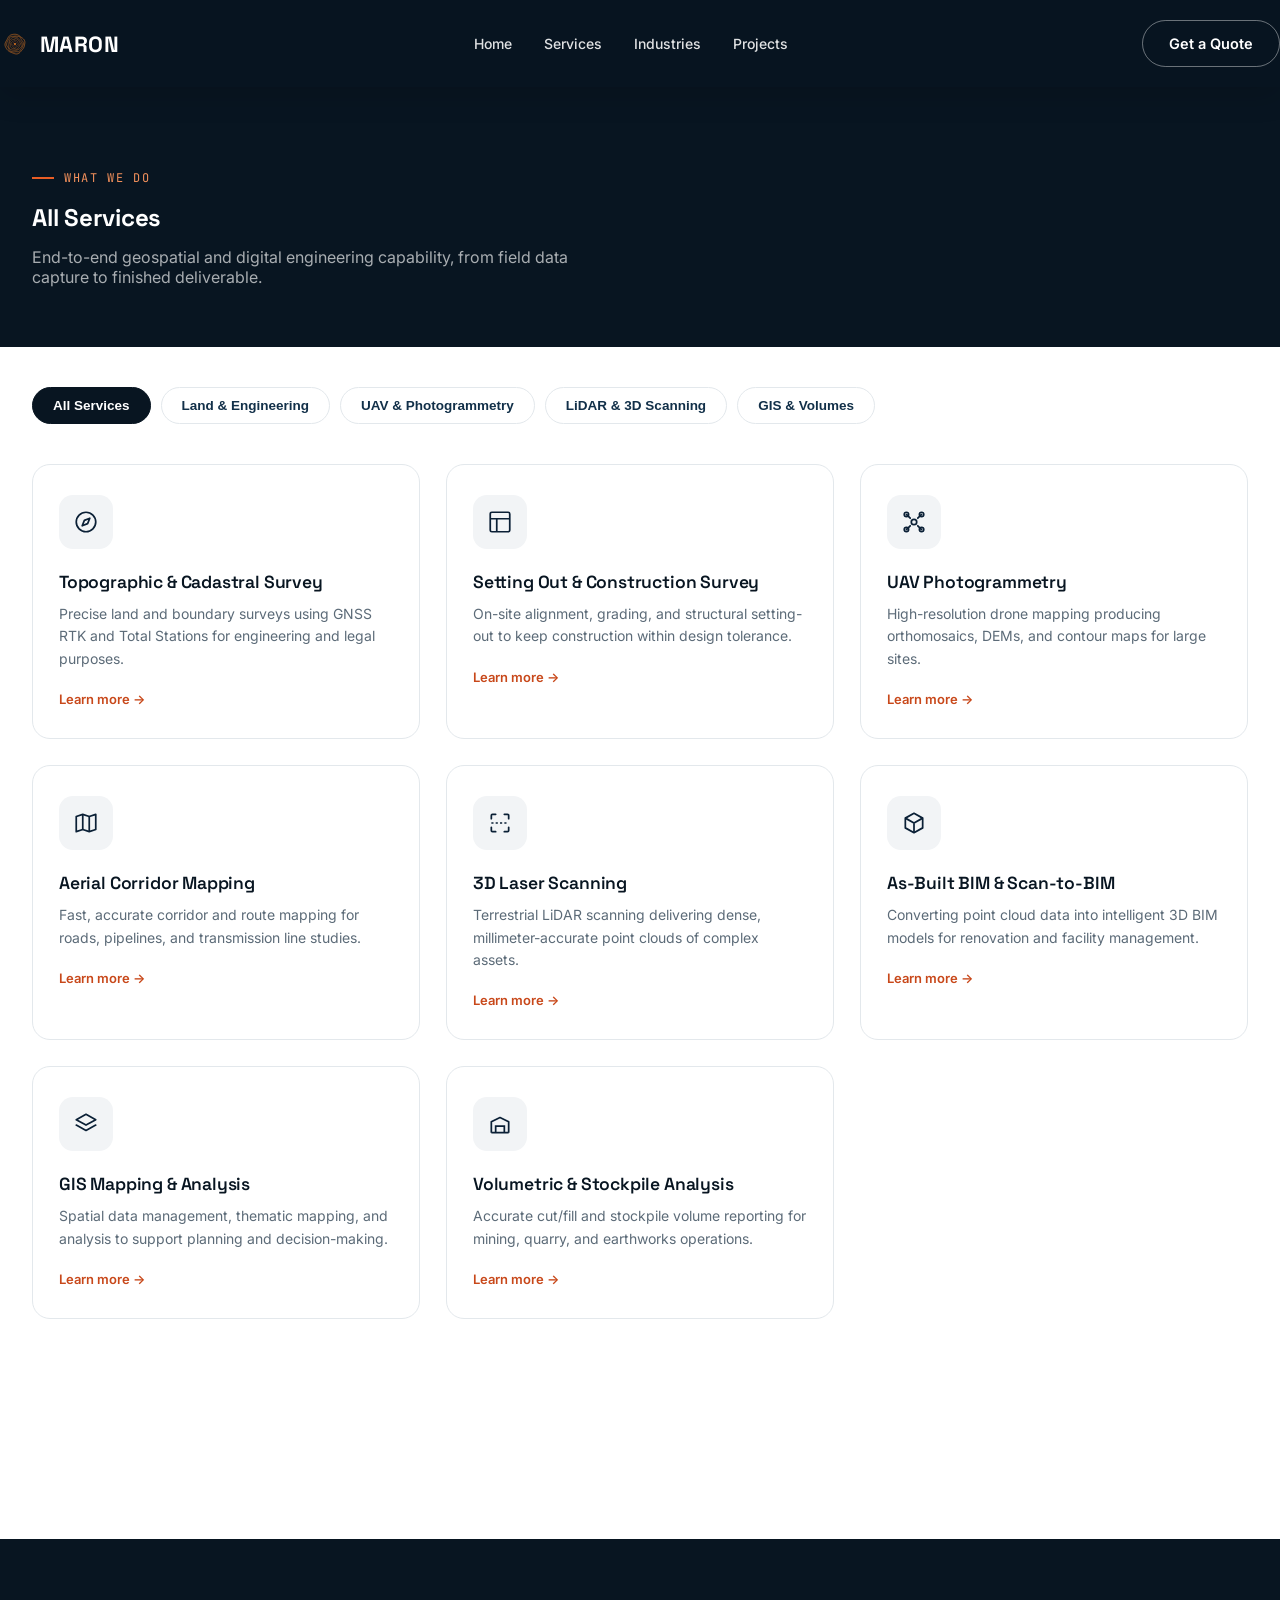
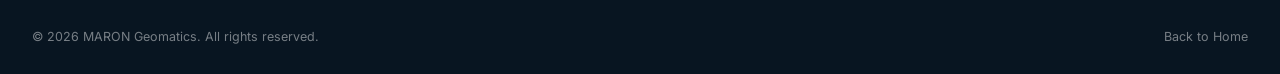
<file: list.html>
<!DOCTYPE html>
<html lang="en">
<head>
<link rel="icon" type="image/svg+xml" href="assets/emblem-icon.svg">
<meta charset="UTF-8">
<meta name="viewport" content="width=device-width, initial-scale=1.0">
<title>MARON</title>
<link rel="preconnect" href="https://fonts.googleapis.com">
<link href="https://fonts.googleapis.com/css2?family=Space+Grotesk:wght@500;600;700&family=Inter:wght@400;500;600&family=JetBrains+Mono:wght@400;500&display=swap" rel="stylesheet">
<link rel="stylesheet" href="site.css">
</head>
<body>

<header id="header" class="scrolled">
  <div class="wrap navbar">
    <a href="index.html" class="logo">
      <span class="logo-mark"><svg viewBox="0 0 100 100"><path d="M 57.42,50.00 L 57.57,50.34 L 57.68,50.69 L 57.75,51.05 L 57.79,51.41 L 57.78,51.77 L 57.72,52.13 L 57.62,52.48 L 57.48,52.81 L 57.31,53.12 L 57.10,53.42 L 56.86,53.69 L 56.60,53.94 L 56.32,54.17 L 56.03,54.38 L 55.74,54.57 L 55.44,54.75 L 55.14,54.91 L 54.84,55.06 L 54.55,55.21 L 54.26,55.34 L 53.98,55.47 L 53.70,55.60 L 53.42,55.72 L 53.14,55.84 L 52.87,55.96 L 52.59,56.06 L 52.31,56.16 L 52.03,56.25 L 51.75,56.33 L 51.46,56.39 L 51.17,56.43 L 50.88,56.46 L 50.58,56.48 L 50.29,56.48 L 50.00,56.47 L 49.71,56.44 L 49.42,56.41 L 49.14,56.37 L 48.85,56.33 L 48.57,56.28 L 48.28,56.24 L 47.99,56.20 L 47.69,56.15 L 47.39,56.11 L 47.07,56.07 L 46.75,56.03 L 46.42,55.98 L 46.09,55.93 L 45.74,55.86 L 45.40,55.77 L 45.05,55.67 L 44.71,55.54 L 44.37,55.38 L 44.06,55.19 L 43.76,54.97 L 43.50,54.73 L 43.26,54.45 L 43.06,54.15 L 42.90,53.82 L 42.79,53.47 L 42.71,53.11 L 42.68,52.75 L 42.69,52.37 L 42.74,52.00 L 42.82,51.64 L 42.93,51.28 L 43.05,50.94 L 43.19,50.61 L 43.34,50.30 L 43.49,50.00 L 43.63,49.71 L 43.77,49.44 L 43.89,49.17 L 44.00,48.91 L 44.10,48.65 L 44.17,48.39 L 44.24,48.13 L 44.30,47.86 L 44.35,47.58 L 44.39,47.30 L 44.44,47.01 L 44.50,46.71 L 44.57,46.41 L 44.65,46.11 L 44.75,45.81 L 44.87,45.52 L 45.01,45.23 L 45.18,44.96 L 45.36,44.69 L 45.57,44.44 L 45.79,44.21 L 46.03,43.99 L 46.29,43.79 L 46.56,43.60 L 46.84,43.43 L 47.13,43.27 L 47.42,43.13 L 47.72,43.00 L 48.03,42.87 L 48.35,42.76 L 48.67,42.66 L 48.99,42.57 L 49.32,42.49 L 49.66,42.43 L 50.00,42.39 L 50.34,42.37 L 50.69,42.37 L 51.03,42.40 L 51.37,42.46 L 51.70,42.55 L 52.02,42.67 L 52.33,42.83 L 52.62,43.01 L 52.90,43.23 L 53.15,43.47 L 53.37,43.73 L 53.58,44.01 L 53.76,44.30 L 53.92,44.60 L 54.07,44.90 L 54.19,45.20 L 54.31,45.49 L 54.42,45.77 L 54.54,46.04 L 54.65,46.29 L 54.78,46.53 L 54.92,46.75 L 55.07,46.97 L 55.24,47.18 L 55.43,47.38 L 55.64,47.59 L 55.86,47.80 L 56.09,48.02 L 56.33,48.25 L 56.57,48.50 L 56.80,48.77 L 57.02,49.05 L 57.22,49.35 L 57.39,49.67 L 57.54,50.00 Z" fill="none" stroke="#F58220" stroke-width="2" opacity="0.45"/>
      <path d="M 63.34,50.00 L 63.30,50.60 L 63.18,51.19 L 62.99,51.76 L 62.74,52.31 L 62.44,52.84 L 62.11,53.34 L 61.76,53.82 L 61.41,54.28 L 61.06,54.73 L 60.71,55.16 L 60.37,55.58 L 60.04,56.00 L 59.71,56.41 L 59.37,56.81 L 59.02,57.20 L 58.66,57.57 L 58.28,57.92 L 57.89,58.25 L 57.47,58.55 L 57.04,58.83 L 56.60,59.09 L 56.16,59.33 L 55.71,59.56 L 55.27,59.79 L 54.83,60.02 L 54.39,60.27 L 53.96,60.55 L 53.52,60.84 L 53.08,61.17 L 52.63,61.51 L 52.15,61.87 L 51.66,62.23 L 51.13,62.56 L 50.58,62.87 L 50.00,63.12 L 49.40,63.30 L 48.79,63.39 L 48.19,63.39 L 47.59,63.29 L 47.01,63.09 L 46.47,62.79 L 45.96,62.42 L 45.51,61.98 L 45.09,61.48 L 44.72,60.96 L 44.38,60.44 L 44.08,59.92 L 43.78,59.42 L 43.50,58.95 L 43.20,58.52 L 42.90,58.13 L 42.56,57.78 L 42.21,57.45 L 41.83,57.14 L 41.43,56.83 L 41.02,56.53 L 40.60,56.20 L 40.19,55.86 L 39.80,55.49 L 39.43,55.09 L 39.09,54.66 L 38.79,54.21 L 38.53,53.73 L 38.30,53.23 L 38.10,52.71 L 37.94,52.19 L 37.79,51.65 L 37.67,51.11 L 37.56,50.56 L 37.46,50.00 L 37.38,49.43 L 37.32,48.86 L 37.29,48.28 L 37.29,47.69 L 37.34,47.11 L 37.45,46.54 L 37.62,45.98 L 37.86,45.45 L 38.17,44.95 L 38.55,44.49 L 38.99,44.08 L 39.48,43.71 L 40.00,43.40 L 40.54,43.13 L 41.09,42.90 L 41.63,42.69 L 42.15,42.49 L 42.63,42.29 L 43.07,42.07 L 43.47,41.82 L 43.84,41.52 L 44.18,41.19 L 44.50,40.80 L 44.82,40.37 L 45.14,39.91 L 45.48,39.43 L 45.85,38.95 L 46.26,38.48 L 46.70,38.05 L 47.19,37.67 L 47.71,37.36 L 48.25,37.12 L 48.83,36.96 L 49.41,36.88 L 50.00,36.88 L 50.59,36.96 L 51.16,37.09 L 51.72,37.27 L 52.27,37.48 L 52.80,37.73 L 53.32,37.98 L 53.82,38.25 L 54.31,38.53 L 54.78,38.81 L 55.25,39.10 L 55.70,39.41 L 56.14,39.73 L 56.56,40.07 L 56.95,40.44 L 57.31,40.83 L 57.65,41.25 L 57.95,41.69 L 58.22,42.14 L 58.46,42.61 L 58.68,43.07 L 58.90,43.54 L 59.11,43.99 L 59.33,44.43 L 59.57,44.85 L 59.84,45.26 L 60.14,45.67 L 60.48,46.07 L 60.86,46.47 L 61.26,46.89 L 61.68,47.33 L 62.09,47.81 L 62.48,48.31 L 62.83,48.84 L 63.12,49.41 L 63.34,50.00 Z" fill="none" stroke="#F58220" stroke-width="2" opacity="0.54"/>
      <path d="M 67.61,50.00 L 67.40,50.78 L 67.17,51.55 L 66.93,52.29 L 66.69,53.03 L 66.45,53.75 L 66.19,54.47 L 65.92,55.17 L 65.61,55.86 L 65.26,56.52 L 64.87,57.16 L 64.45,57.77 L 63.99,58.36 L 63.52,58.92 L 63.04,59.48 L 62.58,60.03 L 62.13,60.60 L 61.71,61.19 L 61.31,61.83 L 60.92,62.50 L 60.53,63.20 L 60.11,63.92 L 59.66,64.64 L 59.16,65.32 L 58.58,65.95 L 57.94,66.49 L 57.23,66.91 L 56.46,67.20 L 55.64,67.36 L 54.80,67.38 L 53.95,67.30 L 53.11,67.12 L 52.29,66.90 L 51.50,66.64 L 50.74,66.40 L 50.00,66.18 L 49.28,66.02 L 48.57,65.90 L 47.86,65.82 L 47.14,65.78 L 46.40,65.75 L 45.66,65.72 L 44.91,65.65 L 44.17,65.55 L 43.42,65.39 L 42.69,65.17 L 41.98,64.91 L 41.28,64.60 L 40.59,64.25 L 39.91,63.88 L 39.24,63.49 L 38.57,63.08 L 37.90,62.65 L 37.24,62.20 L 36.60,61.71 L 35.99,61.17 L 35.44,60.58 L 34.96,59.93 L 34.57,59.22 L 34.29,58.46 L 34.11,57.65 L 34.04,56.82 L 34.06,55.98 L 34.14,55.15 L 34.25,54.35 L 34.37,53.57 L 34.46,52.82 L 34.50,52.10 L 34.46,51.40 L 34.35,50.70 L 34.17,50.00 L 33.94,49.28 L 33.68,48.53 L 33.44,47.76 L 33.22,46.96 L 33.08,46.14 L 33.03,45.32 L 33.08,44.50 L 33.25,43.71 L 33.51,42.95 L 33.87,42.23 L 34.29,41.55 L 34.78,40.90 L 35.29,40.29 L 35.83,39.71 L 36.39,39.14 L 36.95,38.60 L 37.53,38.07 L 38.12,37.58 L 38.74,37.11 L 39.38,36.68 L 40.05,36.31 L 40.75,35.99 L 41.47,35.73 L 42.21,35.52 L 42.95,35.35 L 43.68,35.21 L 44.39,35.06 L 45.09,34.89 L 45.77,34.69 L 46.45,34.43 L 47.12,34.11 L 47.80,33.74 L 48.50,33.34 L 49.23,32.94 L 50.00,32.55 L 50.80,32.23 L 51.62,32.01 L 52.45,31.90 L 53.28,31.92 L 54.09,32.09 L 54.86,32.40 L 55.58,32.82 L 56.25,33.33 L 56.88,33.91 L 57.45,34.52 L 58.00,35.14 L 58.52,35.73 L 59.04,36.30 L 59.57,36.83 L 60.10,37.33 L 60.65,37.81 L 61.21,38.28 L 61.76,38.75 L 62.31,39.25 L 62.83,39.76 L 63.33,40.31 L 63.80,40.89 L 64.23,41.50 L 64.64,42.12 L 65.03,42.76 L 65.42,43.41 L 65.80,44.07 L 66.19,44.74 L 66.59,45.42 L 66.99,46.12 L 67.36,46.85 L 67.70,47.60 L 67.97,48.38 L 68.14,49.19 L 68.21,50.00 Z" fill="none" stroke="#F58220" stroke-width="2" opacity="0.63"/>
      <path d="M 73.45,50.00 L 73.57,51.06 L 73.60,52.12 L 73.52,53.19 L 73.35,54.24 L 73.09,55.27 L 72.75,56.28 L 72.33,57.25 L 71.83,58.19 L 71.28,59.10 L 70.68,59.96 L 70.04,60.78 L 69.36,61.57 L 68.66,62.32 L 67.95,63.04 L 67.21,63.73 L 66.47,64.39 L 65.72,65.03 L 64.95,65.64 L 64.18,66.23 L 63.39,66.80 L 62.60,67.34 L 61.78,67.85 L 60.95,68.33 L 60.11,68.78 L 59.24,69.19 L 58.36,69.56 L 57.46,69.88 L 56.55,70.16 L 55.63,70.40 L 54.70,70.58 L 53.76,70.73 L 52.82,70.83 L 51.88,70.90 L 50.94,70.93 L 50.00,70.94 L 49.06,70.92 L 48.12,70.88 L 47.18,70.83 L 46.23,70.76 L 45.28,70.69 L 44.32,70.59 L 43.34,70.49 L 42.36,70.36 L 41.37,70.20 L 40.36,70.01 L 39.35,69.79 L 38.34,69.51 L 37.34,69.18 L 36.35,68.78 L 35.39,68.32 L 34.46,67.78 L 33.58,67.17 L 32.75,66.49 L 31.99,65.73 L 31.31,64.91 L 30.70,64.02 L 30.18,63.08 L 29.75,62.10 L 29.40,61.08 L 29.14,60.04 L 28.97,58.99 L 28.86,57.93 L 28.82,56.88 L 28.83,55.84 L 28.88,54.82 L 28.97,53.82 L 29.08,52.83 L 29.20,51.87 L 29.33,50.93 L 29.46,50.00 L 29.58,49.08 L 29.70,48.17 L 29.81,47.27 L 29.93,46.36 L 30.04,45.44 L 30.17,44.53 L 30.31,43.60 L 30.48,42.67 L 30.68,41.74 L 30.92,40.81 L 31.20,39.88 L 31.53,38.97 L 31.92,38.06 L 32.36,37.18 L 32.85,36.32 L 33.40,35.50 L 34.00,34.70 L 34.65,33.94 L 35.34,33.22 L 36.07,32.53 L 36.84,31.88 L 37.64,31.27 L 38.46,30.69 L 39.32,30.14 L 40.19,29.63 L 41.09,29.15 L 42.01,28.71 L 42.95,28.30 L 43.91,27.93 L 44.89,27.60 L 45.88,27.31 L 46.90,27.08 L 47.92,26.91 L 48.96,26.80 L 50.00,26.76 L 51.04,26.80 L 52.08,26.92 L 53.10,27.11 L 54.10,27.39 L 55.08,27.74 L 56.02,28.17 L 56.93,28.67 L 57.80,29.23 L 58.62,29.84 L 59.39,30.49 L 60.13,31.18 L 60.82,31.88 L 61.48,32.60 L 62.12,33.32 L 62.73,34.04 L 63.32,34.75 L 63.91,35.45 L 64.50,36.13 L 65.10,36.81 L 65.71,37.47 L 66.33,38.13 L 66.97,38.80 L 67.62,39.47 L 68.27,40.17 L 68.93,40.88 L 69.58,41.63 L 70.22,42.41 L 70.82,43.23 L 71.39,44.10 L 71.91,45.00 L 72.36,45.94 L 72.75,46.92 L 73.05,47.93 L 73.27,48.95 L 73.40,50.00 Z" fill="none" stroke="#F58220" stroke-width="2" opacity="0.72"/>
      <path d="M 78.07,50.00 L 77.81,51.25 L 77.45,52.47 L 77.05,53.66 L 76.64,54.83 L 76.23,55.99 L 75.81,57.12 L 75.38,58.25 L 74.91,59.35 L 74.39,60.43 L 73.82,61.47 L 73.18,62.47 L 72.49,63.44 L 71.78,64.38 L 71.07,65.31 L 70.39,66.26 L 69.73,67.24 L 69.11,68.27 L 68.51,69.36 L 67.89,70.48 L 67.22,71.59 L 66.47,72.67 L 65.60,73.64 L 64.62,74.47 L 63.51,75.11 L 62.31,75.55 L 61.03,75.80 L 59.71,75.88 L 58.40,75.85 L 57.11,75.75 L 55.85,75.65 L 54.64,75.60 L 53.47,75.61 L 52.31,75.71 L 51.16,75.87 L 50.00,76.06 L 48.82,76.25 L 47.62,76.39 L 46.42,76.46 L 45.20,76.43 L 43.99,76.31 L 42.79,76.11 L 41.60,75.85 L 40.41,75.55 L 39.22,75.21 L 38.03,74.85 L 36.85,74.44 L 35.68,73.96 L 34.56,73.40 L 33.49,72.72 L 32.53,71.91 L 31.68,70.96 L 30.97,69.90 L 30.38,68.76 L 29.90,67.56 L 29.48,66.36 L 29.08,65.20 L 28.65,64.09 L 28.14,63.06 L 27.53,62.09 L 26.82,61.16 L 26.03,60.24 L 25.20,59.31 L 24.37,58.33 L 23.62,57.28 L 22.98,56.17 L 22.50,54.99 L 22.19,53.77 L 22.05,52.52 L 22.06,51.25 L 22.18,50.00 L 22.38,48.76 L 22.62,47.54 L 22.90,46.33 L 23.20,45.14 L 23.54,43.96 L 23.93,42.80 L 24.39,41.68 L 24.93,40.59 L 25.55,39.55 L 26.24,38.56 L 26.98,37.61 L 27.72,36.69 L 28.44,35.77 L 29.12,34.83 L 29.74,33.84 L 30.30,32.79 L 30.83,31.67 L 31.36,30.51 L 31.94,29.33 L 32.61,28.20 L 33.40,27.15 L 34.32,26.24 L 35.37,25.51 L 36.53,24.97 L 37.78,24.63 L 39.08,24.44 L 40.38,24.37 L 41.67,24.36 L 42.93,24.37 L 44.15,24.36 L 45.34,24.29 L 46.50,24.18 L 47.66,24.03 L 48.83,23.87 L 50.00,23.73 L 51.18,23.64 L 52.37,23.62 L 53.57,23.67 L 54.76,23.79 L 55.95,23.95 L 57.14,24.14 L 58.34,24.34 L 59.55,24.54 L 60.79,24.76 L 62.03,25.03 L 63.26,25.36 L 64.46,25.81 L 65.59,26.39 L 66.62,27.13 L 67.52,28.03 L 68.29,29.07 L 68.92,30.21 L 69.44,31.41 L 69.90,32.62 L 70.32,33.79 L 70.78,34.90 L 71.30,35.94 L 71.91,36.91 L 72.62,37.83 L 73.40,38.73 L 74.22,39.65 L 75.03,40.61 L 75.78,41.62 L 76.43,42.71 L 76.95,43.85 L 77.32,45.04 L 77.56,46.27 L 77.68,47.51 L 77.71,48.76 L 77.67,50.00 Z" fill="none" stroke="#F58220" stroke-width="2" opacity="0.81"/>
      <path d="M 82.21,50.00 L 82.06,51.44 L 81.87,52.87 L 81.63,54.28 L 81.33,55.69 L 80.97,57.07 L 80.55,58.43 L 80.05,59.76 L 79.49,61.07 L 78.85,62.33 L 78.15,63.56 L 77.39,64.74 L 76.59,65.89 L 75.76,67.00 L 74.90,68.09 L 74.03,69.16 L 73.15,70.22 L 72.27,71.29 L 71.38,72.36 L 70.48,73.44 L 69.57,74.54 L 68.63,75.64 L 67.64,76.73 L 66.61,77.80 L 65.51,78.83 L 64.35,79.80 L 63.11,80.68 L 61.80,81.45 L 60.43,82.10 L 59.00,82.60 L 57.52,82.95 L 56.02,83.15 L 54.50,83.19 L 52.98,83.11 L 51.48,82.89 L 50.00,82.58 L 48.55,82.19 L 47.14,81.74 L 45.77,81.26 L 44.42,80.76 L 43.09,80.25 L 41.79,79.75 L 40.49,79.26 L 39.20,78.77 L 37.92,78.27 L 36.63,77.76 L 35.35,77.22 L 34.08,76.64 L 32.83,76.01 L 31.60,75.33 L 30.40,74.57 L 29.24,73.76 L 28.13,72.87 L 27.06,71.93 L 26.05,70.93 L 25.07,69.88 L 24.14,68.79 L 23.25,67.65 L 22.40,66.49 L 21.58,65.29 L 20.79,64.07 L 20.04,62.80 L 19.34,61.51 L 18.68,60.18 L 18.10,58.80 L 17.59,57.40 L 17.19,55.95 L 16.90,54.48 L 16.74,52.99 L 16.71,51.50 L 16.81,50.00 L 17.06,48.52 L 17.43,47.07 L 17.92,45.65 L 18.50,44.28 L 19.15,42.96 L 19.85,41.68 L 20.58,40.44 L 21.31,39.23 L 22.04,38.05 L 22.74,36.87 L 23.41,35.69 L 24.06,34.50 L 24.69,33.29 L 25.31,32.06 L 25.94,30.81 L 26.60,29.56 L 27.30,28.30 L 28.06,27.06 L 28.90,25.85 L 29.82,24.69 L 30.82,23.60 L 31.91,22.59 L 33.08,21.68 L 34.32,20.87 L 35.63,20.16 L 36.99,19.55 L 38.38,19.04 L 39.80,18.62 L 41.25,18.28 L 42.70,18.01 L 44.16,17.81 L 45.62,17.66 L 47.08,17.57 L 48.54,17.53 L 50.00,17.56 L 51.45,17.65 L 52.90,17.81 L 54.33,18.06 L 55.74,18.38 L 57.12,18.80 L 58.47,19.30 L 59.78,19.89 L 61.05,20.54 L 62.28,21.27 L 63.47,22.04 L 64.61,22.85 L 65.73,23.67 L 66.83,24.51 L 67.91,25.34 L 69.00,26.17 L 70.11,26.99 L 71.22,27.80 L 72.36,28.62 L 73.52,29.45 L 74.68,30.32 L 75.84,31.22 L 76.98,32.19 L 78.08,33.23 L 79.10,34.34 L 80.04,35.53 L 80.87,36.81 L 81.56,38.15 L 82.12,39.56 L 82.53,41.02 L 82.79,42.52 L 82.91,44.03 L 82.91,45.54 L 82.79,47.05 L 82.58,48.54 L 82.30,50.00 Z" fill="none" stroke="#F58220" stroke-width="2" opacity="0.90"/>
      <circle cx="50" cy="50" r="3.2" fill="#F58220"/></svg></span>
      MARON
    </a>
    <nav class="nav-links">
      <div class="nav-item"><a href="index.html">Home</a></div>
      <div class="nav-item"><a href="list.html?type=services">Services</a></div>
      <div class="nav-item"><a href="list.html?type=industries">Industries</a></div>
      <div class="nav-item"><a href="list.html?type=projects">Projects</a></div>
    </nav>
    <div class="nav-cta"><a href="index.html#quote" class="btn btn-ghost">Get a Quote</a></div>
  </div>
</header>

<section class="list-hero">
  <div class="wrap">
    <div class="eyebrow" style="color:#F4915C" id="list-eyebrow">MARON</div>
    <h1 id="list-title">Services</h1>
    <p id="list-desc"></p>
  </div>
</section>

<section style="padding-top:0;">
  <div class="wrap">
    <div class="list-filters" id="list-filters"></div>
    <div class="grid-3" id="list-grid"></div>
  </div>
</section>

<footer id="contact">
  <div class="wrap">
    <div class="footer-bottom" style="padding-top:0;border-top:none;">
      <span data-footer-copyright>© 2026 MARON. All rights reserved.</span>
      <span><a href="index.html">Back to Home</a></span>
    </div>
  </div>
</footer>

<script src="content-data.js"></script>
<script src="icons.js"></script>
<script>
  function escapeHtml(str) {
    const div = document.createElement("div");
    div.textContent = str ?? "";
    return div.innerHTML;
  }

  const SERVICE_CATEGORY_LABELS = { land: "Land & Engineering", aerial: "UAV & Photogrammetry", "3d": "LiDAR & 3D Scanning", gis: "GIS & Volumes" };

  document.addEventListener("DOMContentLoaded", () => {
    const content = maronGetContent();
    document.querySelector("[data-footer-copyright]").textContent = content.footer.copyright;
    const params = new URLSearchParams(window.location.search);
    const type = params.get("type") || "services";

    if (type === "services") renderServicesList(content);
    else if (type === "industries") renderIndustriesList(content);
    else if (type === "projects") renderProjectsList(content);
    else renderServicesList(content);
  });

  function renderServicesList(content) {
    document.title = "Services | MARON";
    document.getElementById("list-eyebrow").textContent = "What We Do";
    document.getElementById("list-title").textContent = "All Services";
    document.getElementById("list-desc").textContent = "End-to-end geospatial and digital engineering capability, from field data capture to finished deliverable.";

    const filtersWrap = document.getElementById("list-filters");
    const grid = document.getElementById("list-grid");
    const categories = ["all", ...new Set(content.services.map(s => s.category))];

    filtersWrap.innerHTML = categories
      .map(cat => `<button data-cat="${cat}" class="${cat === "all" ? "active" : ""}">${cat === "all" ? "All Services" : (SERVICE_CATEGORY_LABELS[cat] || cat)}</button>`)
      .join("");

    function render(cat) {
      const items = cat === "all" ? content.services : content.services.filter(s => s.category === cat);
      grid.innerHTML = items
        .map(s => `
        <a class="card reveal in" href="service.html?slug=${encodeURIComponent(maronSlugify(s.title))}">
          <div class="icon-wrap">${MARON_ICONS[s.icon] || ""}</div>
          <h3>${escapeHtml(s.title)}</h3>
          <p>${escapeHtml(s.desc)}</p>
          <span class="go">Learn more →</span>
        </a>`)
        .join("");
    }

    filtersWrap.querySelectorAll("button").forEach(btn => {
      btn.addEventListener("click", () => {
        filtersWrap.querySelectorAll("button").forEach(b => b.classList.remove("active"));
        btn.classList.add("active");
        render(btn.dataset.cat);
      });
    });

    render("all");
  }

  function renderIndustriesList(content) {
    document.title = "Industries | MARON";
    document.getElementById("list-eyebrow").textContent = "Sectors We Serve";
    document.getElementById("list-title").textContent = "All Industries";
    document.getElementById("list-desc").textContent = "Purpose-built survey and geospatial workflows for the sectors that shape the region's growth.";
    document.getElementById("list-filters").style.display = "none";

    document.getElementById("list-grid").innerHTML = content.industries
      .map(ind => `
      <div class="card reveal in">
        ${ind.imageDataUrl ? `<img src="${ind.imageDataUrl}" alt="${escapeHtml(ind.title)}" style="width:100%;height:160px;object-fit:cover;border-radius:10px;margin-bottom:18px;">` : ""}
        <h3>${escapeHtml(ind.title)}</h3>
        <p>${escapeHtml(ind.desc)}</p>
      </div>`)
      .join("");
  }

  function renderProjectsList(content) {
    document.title = "Projects | MARON";
    document.getElementById("list-eyebrow").textContent = "Our Work";
    document.getElementById("list-title").textContent = content.projects.title || "Featured Projects";
    document.getElementById("list-desc").textContent = content.projects.description || "";
    document.getElementById("list-filters").style.display = "none";

    document.getElementById("list-grid").innerHTML = content.projects.items
      .map(p => `
      <div class="proj-card reveal in">
        <div class="proj-media">
          <span class="proj-tag">${escapeHtml(p.category)}</span>
          ${p.imageDataUrl ? `<img src="${p.imageDataUrl}" alt="${escapeHtml(p.title)}">` : `<div style="width:100%;height:100%;background:linear-gradient(135deg,var(--navy-800),var(--navy-950));"></div>`}
        </div>
        <div class="proj-body"><h3>${escapeHtml(p.title)}</h3><p>${escapeHtml(p.description)}</p></div>
      </div>`)
      .join("");
  }
</script>
</body>
</html>
</file>
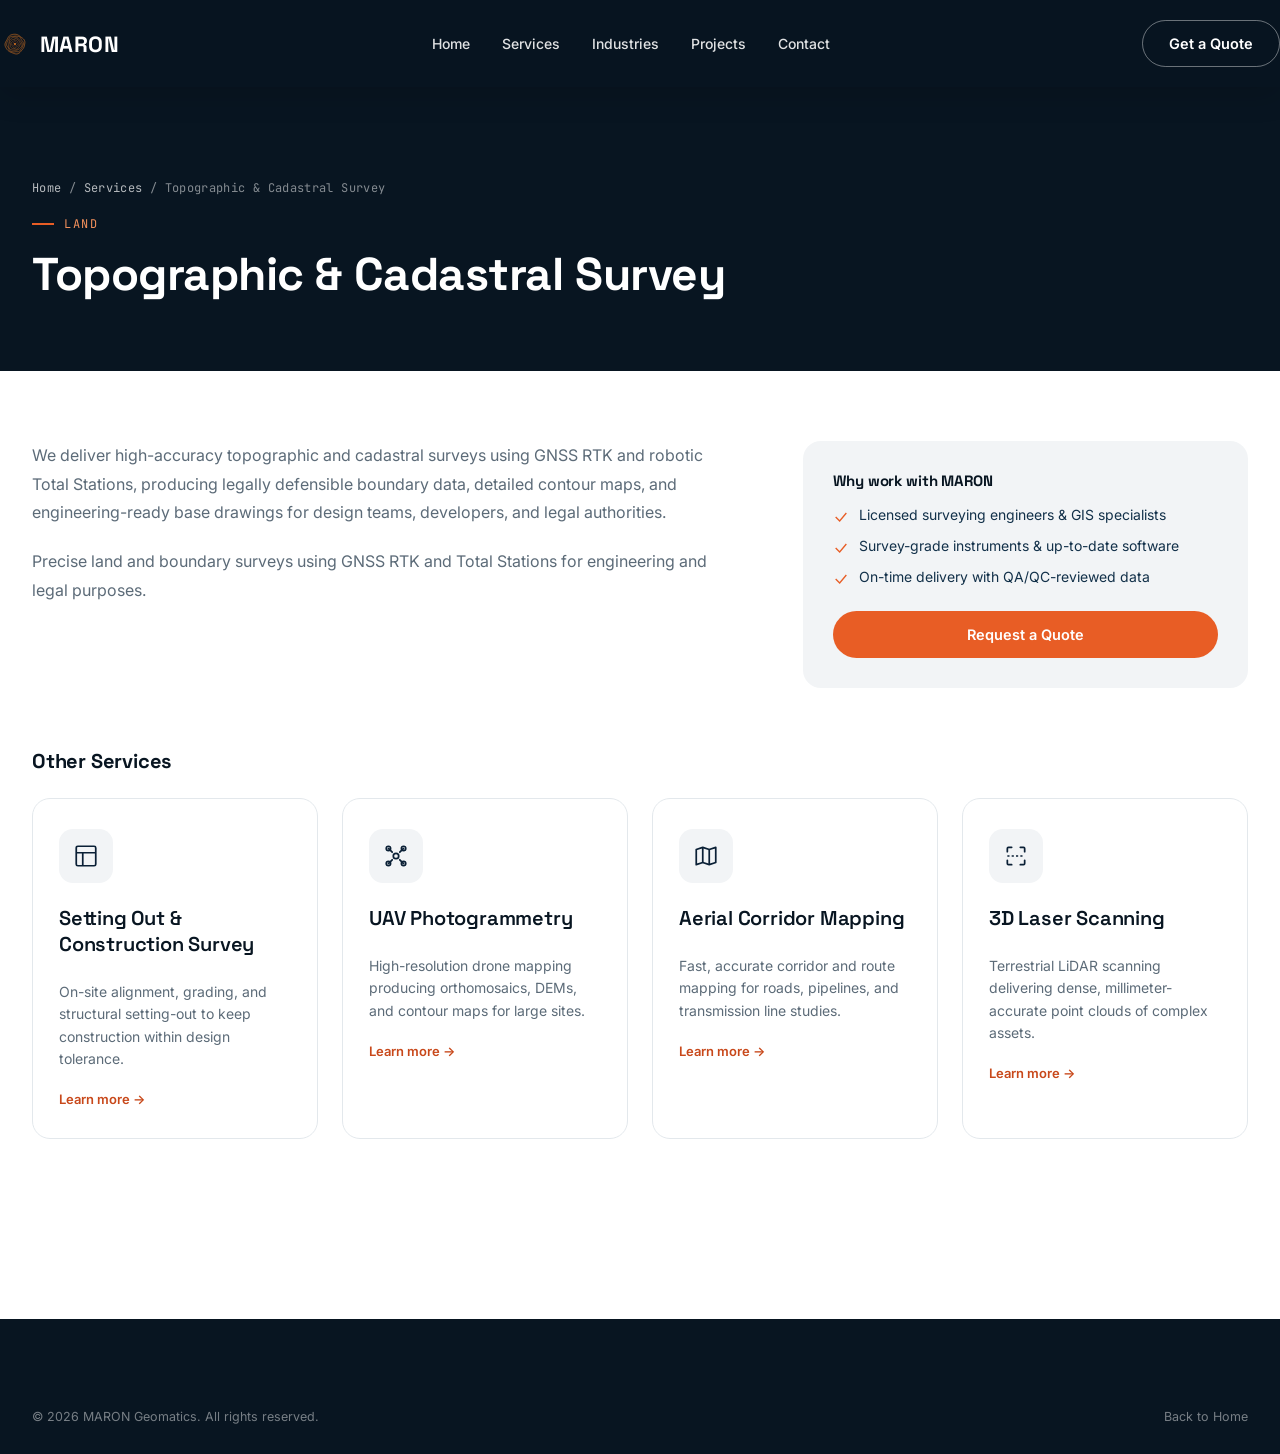
<file: service.html>
<!DOCTYPE html>
<html lang="en">
<head>
<link rel="icon" type="image/svg+xml" href="assets/emblem-icon.svg">
<meta charset="UTF-8">
<meta name="viewport" content="width=device-width, initial-scale=1.0">
<title>Service | MARON</title>
<link rel="preconnect" href="https://fonts.googleapis.com">
<link href="https://fonts.googleapis.com/css2?family=Space+Grotesk:wght@500;600;700&family=Inter:wght@400;500;600&family=JetBrains+Mono:wght@400;500&display=swap" rel="stylesheet">
<link rel="stylesheet" href="site.css">
</head>
<body>

<svg style="display:none">
  <symbol id="ic-check" viewBox="0 0 24 24" fill="none" stroke="currentColor" stroke-width="2"><path d="M4 12l6 6L20 6"/></symbol>
  <symbol id="ic-arrow" viewBox="0 0 24 24" fill="none" stroke="currentColor" stroke-width="2"><path d="M5 12h14M13 6l6 6-6 6"/></symbol>
</svg>

<header id="header" class="scrolled">
  <div class="wrap navbar">
    <a href="index.html" class="logo">
      <span class="logo-mark"><svg viewBox="0 0 100 100"><path d="M 57.42,50.00 L 57.57,50.34 L 57.68,50.69 L 57.75,51.05 L 57.79,51.41 L 57.78,51.77 L 57.72,52.13 L 57.62,52.48 L 57.48,52.81 L 57.31,53.12 L 57.10,53.42 L 56.86,53.69 L 56.60,53.94 L 56.32,54.17 L 56.03,54.38 L 55.74,54.57 L 55.44,54.75 L 55.14,54.91 L 54.84,55.06 L 54.55,55.21 L 54.26,55.34 L 53.98,55.47 L 53.70,55.60 L 53.42,55.72 L 53.14,55.84 L 52.87,55.96 L 52.59,56.06 L 52.31,56.16 L 52.03,56.25 L 51.75,56.33 L 51.46,56.39 L 51.17,56.43 L 50.88,56.46 L 50.58,56.48 L 50.29,56.48 L 50.00,56.47 L 49.71,56.44 L 49.42,56.41 L 49.14,56.37 L 48.85,56.33 L 48.57,56.28 L 48.28,56.24 L 47.99,56.20 L 47.69,56.15 L 47.39,56.11 L 47.07,56.07 L 46.75,56.03 L 46.42,55.98 L 46.09,55.93 L 45.74,55.86 L 45.40,55.77 L 45.05,55.67 L 44.71,55.54 L 44.37,55.38 L 44.06,55.19 L 43.76,54.97 L 43.50,54.73 L 43.26,54.45 L 43.06,54.15 L 42.90,53.82 L 42.79,53.47 L 42.71,53.11 L 42.68,52.75 L 42.69,52.37 L 42.74,52.00 L 42.82,51.64 L 42.93,51.28 L 43.05,50.94 L 43.19,50.61 L 43.34,50.30 L 43.49,50.00 L 43.63,49.71 L 43.77,49.44 L 43.89,49.17 L 44.00,48.91 L 44.10,48.65 L 44.17,48.39 L 44.24,48.13 L 44.30,47.86 L 44.35,47.58 L 44.39,47.30 L 44.44,47.01 L 44.50,46.71 L 44.57,46.41 L 44.65,46.11 L 44.75,45.81 L 44.87,45.52 L 45.01,45.23 L 45.18,44.96 L 45.36,44.69 L 45.57,44.44 L 45.79,44.21 L 46.03,43.99 L 46.29,43.79 L 46.56,43.60 L 46.84,43.43 L 47.13,43.27 L 47.42,43.13 L 47.72,43.00 L 48.03,42.87 L 48.35,42.76 L 48.67,42.66 L 48.99,42.57 L 49.32,42.49 L 49.66,42.43 L 50.00,42.39 L 50.34,42.37 L 50.69,42.37 L 51.03,42.40 L 51.37,42.46 L 51.70,42.55 L 52.02,42.67 L 52.33,42.83 L 52.62,43.01 L 52.90,43.23 L 53.15,43.47 L 53.37,43.73 L 53.58,44.01 L 53.76,44.30 L 53.92,44.60 L 54.07,44.90 L 54.19,45.20 L 54.31,45.49 L 54.42,45.77 L 54.54,46.04 L 54.65,46.29 L 54.78,46.53 L 54.92,46.75 L 55.07,46.97 L 55.24,47.18 L 55.43,47.38 L 55.64,47.59 L 55.86,47.80 L 56.09,48.02 L 56.33,48.25 L 56.57,48.50 L 56.80,48.77 L 57.02,49.05 L 57.22,49.35 L 57.39,49.67 L 57.54,50.00 Z" fill="none" stroke="#F58220" stroke-width="2" opacity="0.45"/>
      <path d="M 63.34,50.00 L 63.30,50.60 L 63.18,51.19 L 62.99,51.76 L 62.74,52.31 L 62.44,52.84 L 62.11,53.34 L 61.76,53.82 L 61.41,54.28 L 61.06,54.73 L 60.71,55.16 L 60.37,55.58 L 60.04,56.00 L 59.71,56.41 L 59.37,56.81 L 59.02,57.20 L 58.66,57.57 L 58.28,57.92 L 57.89,58.25 L 57.47,58.55 L 57.04,58.83 L 56.60,59.09 L 56.16,59.33 L 55.71,59.56 L 55.27,59.79 L 54.83,60.02 L 54.39,60.27 L 53.96,60.55 L 53.52,60.84 L 53.08,61.17 L 52.63,61.51 L 52.15,61.87 L 51.66,62.23 L 51.13,62.56 L 50.58,62.87 L 50.00,63.12 L 49.40,63.30 L 48.79,63.39 L 48.19,63.39 L 47.59,63.29 L 47.01,63.09 L 46.47,62.79 L 45.96,62.42 L 45.51,61.98 L 45.09,61.48 L 44.72,60.96 L 44.38,60.44 L 44.08,59.92 L 43.78,59.42 L 43.50,58.95 L 43.20,58.52 L 42.90,58.13 L 42.56,57.78 L 42.21,57.45 L 41.83,57.14 L 41.43,56.83 L 41.02,56.53 L 40.60,56.20 L 40.19,55.86 L 39.80,55.49 L 39.43,55.09 L 39.09,54.66 L 38.79,54.21 L 38.53,53.73 L 38.30,53.23 L 38.10,52.71 L 37.94,52.19 L 37.79,51.65 L 37.67,51.11 L 37.56,50.56 L 37.46,50.00 L 37.38,49.43 L 37.32,48.86 L 37.29,48.28 L 37.29,47.69 L 37.34,47.11 L 37.45,46.54 L 37.62,45.98 L 37.86,45.45 L 38.17,44.95 L 38.55,44.49 L 38.99,44.08 L 39.48,43.71 L 40.00,43.40 L 40.54,43.13 L 41.09,42.90 L 41.63,42.69 L 42.15,42.49 L 42.63,42.29 L 43.07,42.07 L 43.47,41.82 L 43.84,41.52 L 44.18,41.19 L 44.50,40.80 L 44.82,40.37 L 45.14,39.91 L 45.48,39.43 L 45.85,38.95 L 46.26,38.48 L 46.70,38.05 L 47.19,37.67 L 47.71,37.36 L 48.25,37.12 L 48.83,36.96 L 49.41,36.88 L 50.00,36.88 L 50.59,36.96 L 51.16,37.09 L 51.72,37.27 L 52.27,37.48 L 52.80,37.73 L 53.32,37.98 L 53.82,38.25 L 54.31,38.53 L 54.78,38.81 L 55.25,39.10 L 55.70,39.41 L 56.14,39.73 L 56.56,40.07 L 56.95,40.44 L 57.31,40.83 L 57.65,41.25 L 57.95,41.69 L 58.22,42.14 L 58.46,42.61 L 58.68,43.07 L 58.90,43.54 L 59.11,43.99 L 59.33,44.43 L 59.57,44.85 L 59.84,45.26 L 60.14,45.67 L 60.48,46.07 L 60.86,46.47 L 61.26,46.89 L 61.68,47.33 L 62.09,47.81 L 62.48,48.31 L 62.83,48.84 L 63.12,49.41 L 63.34,50.00 Z" fill="none" stroke="#F58220" stroke-width="2" opacity="0.54"/>
      <path d="M 67.61,50.00 L 67.40,50.78 L 67.17,51.55 L 66.93,52.29 L 66.69,53.03 L 66.45,53.75 L 66.19,54.47 L 65.92,55.17 L 65.61,55.86 L 65.26,56.52 L 64.87,57.16 L 64.45,57.77 L 63.99,58.36 L 63.52,58.92 L 63.04,59.48 L 62.58,60.03 L 62.13,60.60 L 61.71,61.19 L 61.31,61.83 L 60.92,62.50 L 60.53,63.20 L 60.11,63.92 L 59.66,64.64 L 59.16,65.32 L 58.58,65.95 L 57.94,66.49 L 57.23,66.91 L 56.46,67.20 L 55.64,67.36 L 54.80,67.38 L 53.95,67.30 L 53.11,67.12 L 52.29,66.90 L 51.50,66.64 L 50.74,66.40 L 50.00,66.18 L 49.28,66.02 L 48.57,65.90 L 47.86,65.82 L 47.14,65.78 L 46.40,65.75 L 45.66,65.72 L 44.91,65.65 L 44.17,65.55 L 43.42,65.39 L 42.69,65.17 L 41.98,64.91 L 41.28,64.60 L 40.59,64.25 L 39.91,63.88 L 39.24,63.49 L 38.57,63.08 L 37.90,62.65 L 37.24,62.20 L 36.60,61.71 L 35.99,61.17 L 35.44,60.58 L 34.96,59.93 L 34.57,59.22 L 34.29,58.46 L 34.11,57.65 L 34.04,56.82 L 34.06,55.98 L 34.14,55.15 L 34.25,54.35 L 34.37,53.57 L 34.46,52.82 L 34.50,52.10 L 34.46,51.40 L 34.35,50.70 L 34.17,50.00 L 33.94,49.28 L 33.68,48.53 L 33.44,47.76 L 33.22,46.96 L 33.08,46.14 L 33.03,45.32 L 33.08,44.50 L 33.25,43.71 L 33.51,42.95 L 33.87,42.23 L 34.29,41.55 L 34.78,40.90 L 35.29,40.29 L 35.83,39.71 L 36.39,39.14 L 36.95,38.60 L 37.53,38.07 L 38.12,37.58 L 38.74,37.11 L 39.38,36.68 L 40.05,36.31 L 40.75,35.99 L 41.47,35.73 L 42.21,35.52 L 42.95,35.35 L 43.68,35.21 L 44.39,35.06 L 45.09,34.89 L 45.77,34.69 L 46.45,34.43 L 47.12,34.11 L 47.80,33.74 L 48.50,33.34 L 49.23,32.94 L 50.00,32.55 L 50.80,32.23 L 51.62,32.01 L 52.45,31.90 L 53.28,31.92 L 54.09,32.09 L 54.86,32.40 L 55.58,32.82 L 56.25,33.33 L 56.88,33.91 L 57.45,34.52 L 58.00,35.14 L 58.52,35.73 L 59.04,36.30 L 59.57,36.83 L 60.10,37.33 L 60.65,37.81 L 61.21,38.28 L 61.76,38.75 L 62.31,39.25 L 62.83,39.76 L 63.33,40.31 L 63.80,40.89 L 64.23,41.50 L 64.64,42.12 L 65.03,42.76 L 65.42,43.41 L 65.80,44.07 L 66.19,44.74 L 66.59,45.42 L 66.99,46.12 L 67.36,46.85 L 67.70,47.60 L 67.97,48.38 L 68.14,49.19 L 68.21,50.00 Z" fill="none" stroke="#F58220" stroke-width="2" opacity="0.63"/>
      <path d="M 73.45,50.00 L 73.57,51.06 L 73.60,52.12 L 73.52,53.19 L 73.35,54.24 L 73.09,55.27 L 72.75,56.28 L 72.33,57.25 L 71.83,58.19 L 71.28,59.10 L 70.68,59.96 L 70.04,60.78 L 69.36,61.57 L 68.66,62.32 L 67.95,63.04 L 67.21,63.73 L 66.47,64.39 L 65.72,65.03 L 64.95,65.64 L 64.18,66.23 L 63.39,66.80 L 62.60,67.34 L 61.78,67.85 L 60.95,68.33 L 60.11,68.78 L 59.24,69.19 L 58.36,69.56 L 57.46,69.88 L 56.55,70.16 L 55.63,70.40 L 54.70,70.58 L 53.76,70.73 L 52.82,70.83 L 51.88,70.90 L 50.94,70.93 L 50.00,70.94 L 49.06,70.92 L 48.12,70.88 L 47.18,70.83 L 46.23,70.76 L 45.28,70.69 L 44.32,70.59 L 43.34,70.49 L 42.36,70.36 L 41.37,70.20 L 40.36,70.01 L 39.35,69.79 L 38.34,69.51 L 37.34,69.18 L 36.35,68.78 L 35.39,68.32 L 34.46,67.78 L 33.58,67.17 L 32.75,66.49 L 31.99,65.73 L 31.31,64.91 L 30.70,64.02 L 30.18,63.08 L 29.75,62.10 L 29.40,61.08 L 29.14,60.04 L 28.97,58.99 L 28.86,57.93 L 28.82,56.88 L 28.83,55.84 L 28.88,54.82 L 28.97,53.82 L 29.08,52.83 L 29.20,51.87 L 29.33,50.93 L 29.46,50.00 L 29.58,49.08 L 29.70,48.17 L 29.81,47.27 L 29.93,46.36 L 30.04,45.44 L 30.17,44.53 L 30.31,43.60 L 30.48,42.67 L 30.68,41.74 L 30.92,40.81 L 31.20,39.88 L 31.53,38.97 L 31.92,38.06 L 32.36,37.18 L 32.85,36.32 L 33.40,35.50 L 34.00,34.70 L 34.65,33.94 L 35.34,33.22 L 36.07,32.53 L 36.84,31.88 L 37.64,31.27 L 38.46,30.69 L 39.32,30.14 L 40.19,29.63 L 41.09,29.15 L 42.01,28.71 L 42.95,28.30 L 43.91,27.93 L 44.89,27.60 L 45.88,27.31 L 46.90,27.08 L 47.92,26.91 L 48.96,26.80 L 50.00,26.76 L 51.04,26.80 L 52.08,26.92 L 53.10,27.11 L 54.10,27.39 L 55.08,27.74 L 56.02,28.17 L 56.93,28.67 L 57.80,29.23 L 58.62,29.84 L 59.39,30.49 L 60.13,31.18 L 60.82,31.88 L 61.48,32.60 L 62.12,33.32 L 62.73,34.04 L 63.32,34.75 L 63.91,35.45 L 64.50,36.13 L 65.10,36.81 L 65.71,37.47 L 66.33,38.13 L 66.97,38.80 L 67.62,39.47 L 68.27,40.17 L 68.93,40.88 L 69.58,41.63 L 70.22,42.41 L 70.82,43.23 L 71.39,44.10 L 71.91,45.00 L 72.36,45.94 L 72.75,46.92 L 73.05,47.93 L 73.27,48.95 L 73.40,50.00 Z" fill="none" stroke="#F58220" stroke-width="2" opacity="0.72"/>
      <path d="M 78.07,50.00 L 77.81,51.25 L 77.45,52.47 L 77.05,53.66 L 76.64,54.83 L 76.23,55.99 L 75.81,57.12 L 75.38,58.25 L 74.91,59.35 L 74.39,60.43 L 73.82,61.47 L 73.18,62.47 L 72.49,63.44 L 71.78,64.38 L 71.07,65.31 L 70.39,66.26 L 69.73,67.24 L 69.11,68.27 L 68.51,69.36 L 67.89,70.48 L 67.22,71.59 L 66.47,72.67 L 65.60,73.64 L 64.62,74.47 L 63.51,75.11 L 62.31,75.55 L 61.03,75.80 L 59.71,75.88 L 58.40,75.85 L 57.11,75.75 L 55.85,75.65 L 54.64,75.60 L 53.47,75.61 L 52.31,75.71 L 51.16,75.87 L 50.00,76.06 L 48.82,76.25 L 47.62,76.39 L 46.42,76.46 L 45.20,76.43 L 43.99,76.31 L 42.79,76.11 L 41.60,75.85 L 40.41,75.55 L 39.22,75.21 L 38.03,74.85 L 36.85,74.44 L 35.68,73.96 L 34.56,73.40 L 33.49,72.72 L 32.53,71.91 L 31.68,70.96 L 30.97,69.90 L 30.38,68.76 L 29.90,67.56 L 29.48,66.36 L 29.08,65.20 L 28.65,64.09 L 28.14,63.06 L 27.53,62.09 L 26.82,61.16 L 26.03,60.24 L 25.20,59.31 L 24.37,58.33 L 23.62,57.28 L 22.98,56.17 L 22.50,54.99 L 22.19,53.77 L 22.05,52.52 L 22.06,51.25 L 22.18,50.00 L 22.38,48.76 L 22.62,47.54 L 22.90,46.33 L 23.20,45.14 L 23.54,43.96 L 23.93,42.80 L 24.39,41.68 L 24.93,40.59 L 25.55,39.55 L 26.24,38.56 L 26.98,37.61 L 27.72,36.69 L 28.44,35.77 L 29.12,34.83 L 29.74,33.84 L 30.30,32.79 L 30.83,31.67 L 31.36,30.51 L 31.94,29.33 L 32.61,28.20 L 33.40,27.15 L 34.32,26.24 L 35.37,25.51 L 36.53,24.97 L 37.78,24.63 L 39.08,24.44 L 40.38,24.37 L 41.67,24.36 L 42.93,24.37 L 44.15,24.36 L 45.34,24.29 L 46.50,24.18 L 47.66,24.03 L 48.83,23.87 L 50.00,23.73 L 51.18,23.64 L 52.37,23.62 L 53.57,23.67 L 54.76,23.79 L 55.95,23.95 L 57.14,24.14 L 58.34,24.34 L 59.55,24.54 L 60.79,24.76 L 62.03,25.03 L 63.26,25.36 L 64.46,25.81 L 65.59,26.39 L 66.62,27.13 L 67.52,28.03 L 68.29,29.07 L 68.92,30.21 L 69.44,31.41 L 69.90,32.62 L 70.32,33.79 L 70.78,34.90 L 71.30,35.94 L 71.91,36.91 L 72.62,37.83 L 73.40,38.73 L 74.22,39.65 L 75.03,40.61 L 75.78,41.62 L 76.43,42.71 L 76.95,43.85 L 77.32,45.04 L 77.56,46.27 L 77.68,47.51 L 77.71,48.76 L 77.67,50.00 Z" fill="none" stroke="#F58220" stroke-width="2" opacity="0.81"/>
      <path d="M 82.21,50.00 L 82.06,51.44 L 81.87,52.87 L 81.63,54.28 L 81.33,55.69 L 80.97,57.07 L 80.55,58.43 L 80.05,59.76 L 79.49,61.07 L 78.85,62.33 L 78.15,63.56 L 77.39,64.74 L 76.59,65.89 L 75.76,67.00 L 74.90,68.09 L 74.03,69.16 L 73.15,70.22 L 72.27,71.29 L 71.38,72.36 L 70.48,73.44 L 69.57,74.54 L 68.63,75.64 L 67.64,76.73 L 66.61,77.80 L 65.51,78.83 L 64.35,79.80 L 63.11,80.68 L 61.80,81.45 L 60.43,82.10 L 59.00,82.60 L 57.52,82.95 L 56.02,83.15 L 54.50,83.19 L 52.98,83.11 L 51.48,82.89 L 50.00,82.58 L 48.55,82.19 L 47.14,81.74 L 45.77,81.26 L 44.42,80.76 L 43.09,80.25 L 41.79,79.75 L 40.49,79.26 L 39.20,78.77 L 37.92,78.27 L 36.63,77.76 L 35.35,77.22 L 34.08,76.64 L 32.83,76.01 L 31.60,75.33 L 30.40,74.57 L 29.24,73.76 L 28.13,72.87 L 27.06,71.93 L 26.05,70.93 L 25.07,69.88 L 24.14,68.79 L 23.25,67.65 L 22.40,66.49 L 21.58,65.29 L 20.79,64.07 L 20.04,62.80 L 19.34,61.51 L 18.68,60.18 L 18.10,58.80 L 17.59,57.40 L 17.19,55.95 L 16.90,54.48 L 16.74,52.99 L 16.71,51.50 L 16.81,50.00 L 17.06,48.52 L 17.43,47.07 L 17.92,45.65 L 18.50,44.28 L 19.15,42.96 L 19.85,41.68 L 20.58,40.44 L 21.31,39.23 L 22.04,38.05 L 22.74,36.87 L 23.41,35.69 L 24.06,34.50 L 24.69,33.29 L 25.31,32.06 L 25.94,30.81 L 26.60,29.56 L 27.30,28.30 L 28.06,27.06 L 28.90,25.85 L 29.82,24.69 L 30.82,23.60 L 31.91,22.59 L 33.08,21.68 L 34.32,20.87 L 35.63,20.16 L 36.99,19.55 L 38.38,19.04 L 39.80,18.62 L 41.25,18.28 L 42.70,18.01 L 44.16,17.81 L 45.62,17.66 L 47.08,17.57 L 48.54,17.53 L 50.00,17.56 L 51.45,17.65 L 52.90,17.81 L 54.33,18.06 L 55.74,18.38 L 57.12,18.80 L 58.47,19.30 L 59.78,19.89 L 61.05,20.54 L 62.28,21.27 L 63.47,22.04 L 64.61,22.85 L 65.73,23.67 L 66.83,24.51 L 67.91,25.34 L 69.00,26.17 L 70.11,26.99 L 71.22,27.80 L 72.36,28.62 L 73.52,29.45 L 74.68,30.32 L 75.84,31.22 L 76.98,32.19 L 78.08,33.23 L 79.10,34.34 L 80.04,35.53 L 80.87,36.81 L 81.56,38.15 L 82.12,39.56 L 82.53,41.02 L 82.79,42.52 L 82.91,44.03 L 82.91,45.54 L 82.79,47.05 L 82.58,48.54 L 82.30,50.00 Z" fill="none" stroke="#F58220" stroke-width="2" opacity="0.90"/>
      <circle cx="50" cy="50" r="3.2" fill="#F58220"/></svg></span>
      MARON
    </a>
    <nav class="nav-links">
      <div class="nav-item"><a href="index.html">Home</a></div>
      <div class="nav-item"><a href="list.html?type=services">Services</a></div>
      <div class="nav-item"><a href="list.html?type=industries">Industries</a></div>
      <div class="nav-item"><a href="list.html?type=projects">Projects</a></div>
      <div class="nav-item"><a href="index.html#contact">Contact</a></div>
    </nav>
    <div class="nav-cta">
      <a href="index.html#quote" class="btn btn-ghost">Get a Quote</a>
    </div>
  </div>
</header>

<section class="detail-hero">
  <div class="wrap">
    <div class="breadcrumb"><a href="index.html">Home</a> / <a href="list.html?type=services">Services</a> / <span data-crumb-title></span></div>
    <div class="eyebrow" id="detail-category"></div>
    <h1 data-detail-title></h1>
  </div>
</section>

<section class="detail-body">
  <div class="wrap detail-grid">
    <div class="detail-copy">
      <img class="detail-media" id="detail-media" alt="">
      <p data-detail-details></p>
      <p data-detail-desc></p>
    </div>
    <aside class="detail-sidebar">
      <h4>Why work with MARON</h4>
      <ul>
        <li><svg viewBox="0 0 24 24"><use href="#ic-check"/></svg> Licensed surveying engineers &amp; GIS specialists</li>
        <li><svg viewBox="0 0 24 24"><use href="#ic-check"/></svg> Survey-grade instruments &amp; up-to-date software</li>
        <li><svg viewBox="0 0 24 24"><use href="#ic-check"/></svg> On-time delivery with QA/QC-reviewed data</li>
      </ul>
      <a href="index.html#quote" class="btn btn-primary" style="width:100%;justify-content:center;">Request a Quote</a>
    </aside>
  </div>

  <div class="wrap related-strip">
    <h3>Other Services</h3>
    <div class="grid-4" id="related-services"></div>
  </div>
</section>

<footer id="contact">
  <div class="wrap">
    <div class="footer-bottom" style="padding-top:0;border-top:none;">
      <span data-footer-copyright>© 2026 MARON. All rights reserved.</span>
      <span><a href="index.html">Back to Home</a></span>
    </div>
  </div>
</footer>

<script src="content-data.js"></script>
<script src="icons.js"></script>
<script>
  function escapeHtml(str) {
    const div = document.createElement("div");
    div.textContent = str ?? "";
    return div.innerHTML;
  }

  document.addEventListener("DOMContentLoaded", () => {
    const content = maronGetContent();
    const params = new URLSearchParams(window.location.search);
    const slug = params.get("slug");
    const services = content.services;
    const service = services.find(s => maronSlugify(s.title) === slug) || services[0];

    document.title = `${service.title} | MARON`;
    document.querySelector("[data-detail-title]").textContent = service.title;
    document.querySelector("[data-crumb-title]").textContent = service.title;
    document.getElementById("detail-category").textContent = service.category.toUpperCase();
    document.querySelector("[data-detail-details]").textContent = service.details || service.desc;
    document.querySelector("[data-detail-desc]").textContent = service.desc;
    document.querySelector("[data-footer-copyright]").textContent = content.footer.copyright;

    const media = document.getElementById("detail-media");
    if (service.imageDataUrl) {
      media.src = service.imageDataUrl;
    } else {
      media.remove();
    }

    const related = services.filter(s => s !== service).slice(0, 4);
    document.getElementById("related-services").innerHTML = related
      .map(s => `
      <a class="card reveal in" href="service.html?slug=${encodeURIComponent(maronSlugify(s.title))}">
        <div class="icon-wrap">${MARON_ICONS[s.icon] || ""}</div>
        <h3>${escapeHtml(s.title)}</h3>
        <p>${escapeHtml(s.desc)}</p>
        <span class="go">Learn more →</span>
      </a>`)
      .join("");
  });
</script>
</body>
</html>
</file>
<file: site.css>
:root{
    --navy-950:#081521;
    --navy-900:#0B2036;
    --navy-800:#123049;
    --navy-700:#1B4265;
    --steel-600:#5C6B78;
    --steel-400:#8C99A4;
    --steel-200:#E3E8EC;
    --steel-100:#F2F4F6;
    --white:#FFFFFF;
    --orange-500:#E85D25;
    --orange-600:#C8481A;
    --orange-100:#FBE6DA;
    --radius-lg:18px;
    --radius-md:12px;
    --max:1280px;
    --shadow:0 20px 50px -20px rgba(8,21,33,0.25);
  }
  *{box-sizing:border-box;margin:0;padding:0;}
  html{scroll-behavior:smooth;}
  body{
    font-family:'Inter',sans-serif;
    color:var(--navy-900);
    background:var(--white);
    -webkit-font-smoothing:antialiased;
    overflow-x:hidden;
  }
  h1,h2,h3,h4{font-family:'Space Grotesk',sans-serif;color:var(--navy-950);letter-spacing:-0.01em;}
  a{text-decoration:none;color:inherit;}
  ul{list-style:none;}
  img{max-width:100%;display:block;}
  .mono{font-family:'JetBrains Mono',monospace;}
  .wrap{max-width:var(--max);margin:0 auto;padding:0 32px;}
  .eyebrow{
    font-family:'JetBrains Mono',monospace;
    font-size:12px;
    letter-spacing:0.14em;
    text-transform:uppercase;
    color:var(--orange-600);
    display:flex;align-items:center;gap:10px;
    margin-bottom:16px;
  }
  .eyebrow::before{content:"";width:22px;height:2px;background:var(--orange-500);display:inline-block;}
  .btn{
    display:inline-flex;align-items:center;gap:10px;
    padding:14px 26px;border-radius:999px;
    font-weight:600;font-size:14.5px;
    border:1.5px solid transparent;
    cursor:pointer;transition:all .25s ease;
    white-space:nowrap;
  }
  .btn-primary{background:var(--orange-500);color:#fff;}
  .btn-primary:hover{background:var(--orange-600);transform:translateY(-2px);}
  .btn-ghost{background:transparent;border-color:rgba(255,255,255,0.4);color:#fff;}
  .btn-ghost:hover{border-color:#fff;background:rgba(255,255,255,0.08);}
  .btn-dark{background:var(--navy-900);color:#fff;}
  .btn-dark:hover{background:var(--navy-950);}

  /* survey benchmark mark — signature element */
  .mark{
    display:inline-flex;align-items:center;justify-content:center;
    width:34px;height:34px;border-radius:50%;
    border:1.5px solid var(--orange-500);position:relative;flex-shrink:0;
  }
  .mark::before,.mark::after{content:"";position:absolute;background:var(--orange-500);}
  .mark::before{width:1.5px;height:34px;left:50%;transform:translateX(-50%);}
  .mark::after{height:1.5px;width:34px;top:50%;transform:translateY(-50%);}
  .mark span{position:relative;z-index:2;width:6px;height:6px;border-radius:50%;background:var(--orange-500);}

  /* ---------- NAV ---------- */
  header{
    position:fixed;top:0;left:0;right:0;z-index:100;
    background:rgba(8,21,33,0.0);
    transition:background .3s ease, box-shadow .3s ease, backdrop-filter .3s ease;
  }
  header.scrolled{background:rgba(8,21,33,0.92);backdrop-filter:blur(10px);box-shadow:0 8px 30px rgba(0,0,0,.15);}
  .navbar{display:flex;align-items:center;justify-content:space-between;padding:20px 0;}
  .logo{display:flex;align-items:center;gap:10px;color:#fff;font-family:'Space Grotesk',sans-serif;font-weight:700;font-size:22px;letter-spacing:0.02em;}
  .logo .logo-mark{width:30px;height:30px;position:relative;flex-shrink:0;}
  .logo .logo-mark svg{width:100%;height:100%;}
  .nav-links{display:flex;align-items:center;gap:2px;}
  .nav-item{position:relative;}
  .nav-item > a, .nav-item > button{
    background:none;border:none;cursor:pointer;
    color:#fff;font-size:14px;font-weight:500;padding:12px 15px;
    display:flex;align-items:center;gap:5px;opacity:.88;
    font-family:'Inter',sans-serif;
  }
  .nav-item > a:hover, .nav-item > button:hover{opacity:1;color:var(--orange-500);}
  .nav-item svg.chev{width:10px;height:10px;transition:transform .2s;}
  .nav-item:hover svg.chev{transform:rotate(180deg);}
  .mega{
    position:absolute;top:100%;left:50%;transform:translateX(-50%) translateY(8px);
    background:#fff;border-radius:var(--radius-md);box-shadow:var(--shadow);
    padding:26px;display:none;min-width:560px;
    opacity:0;transition:opacity .2s ease, transform .2s ease;
    border-top:3px solid var(--orange-500);
  }
  .nav-item:hover .mega{display:grid;opacity:1;transform:translateX(-50%) translateY(0);}
  .mega{grid-template-columns:repeat(2,1fr);gap:6px 34px;}
  .mega a{
    color:var(--navy-800);font-size:13.5px;padding:9px 10px;border-radius:8px;
    display:flex;align-items:center;justify-content:space-between;font-weight:500;
  }
  .mega a:hover{background:var(--steel-100);color:var(--orange-600);}
  .nav-cta{display:flex;align-items:center;gap:14px;}
  .burger{display:none;background:none;border:none;cursor:pointer;color:#fff;}

  /* ---------- HERO ---------- */
  .hero{
    position:relative;min-height:100vh;display:flex;flex-direction:column;justify-content:flex-end;
    background-color:var(--navy-950);
  }
  .hero-inner{padding:220px 0 0;}
  .hero-content{max-width:760px;}
  .hero h1{
    font-size:clamp(38px,5.4vw,68px);color:#fff;line-height:1.05;font-weight:700;
    margin-bottom:26px;
  }
  .hero p.sub{color:rgba(255,255,255,0.82);font-size:18px;line-height:1.6;max-width:600px;margin-bottom:38px;font-weight:400;}
  .hero-actions{display:flex;gap:16px;margin-bottom:70px;flex-wrap:wrap;}

  .coord-bar{
    border-top:1px solid rgba(255,255,255,0.15);
    display:flex;align-items:center;justify-content:space-between;
    padding:20px 0;color:rgba(255,255,255,.75);
    font-family:'JetBrains Mono',monospace;font-size:12.5px;letter-spacing:.03em;
    flex-wrap:wrap;gap:12px;
  }
  .coord-bar span.dot{color:var(--orange-500);}

  /* ---------- SECTION SCAFFOLD ---------- */
  section{padding:110px 0;position:relative;}
  .section-head{display:flex;justify-content:space-between;align-items:flex-end;gap:40px;margin-bottom:56px;flex-wrap:wrap;}
  .section-head h2{font-size:clamp(28px,3.4vw,42px);font-weight:700;line-height:1.15;max-width:640px;}
  .section-head p{color:var(--steel-600);font-size:16px;max-width:420px;line-height:1.6;}

  .contour-divider{width:100%;height:56px;overflow:hidden;}
  .contour-divider svg{width:100%;height:100%;}

  /* ---------- ABOUT ---------- */
  .about{background:var(--white);}
  .about-grid{display:grid;grid-template-columns:1fr 1fr;gap:70px;align-items:center;}
  .about-media{position:relative;border-radius:var(--radius-lg);overflow:hidden;box-shadow:var(--shadow);}
  .about-media img{width:100%;height:520px;object-fit:cover;}
  .about-badge{
    position:absolute;bottom:22px;left:22px;background:rgba(8,21,33,.85);backdrop-filter:blur(6px);
    color:#fff;padding:16px 20px;border-radius:var(--radius-md);
    display:flex;align-items:center;gap:14px;
  }
  .about-badge .num{font-family:'JetBrains Mono',monospace;font-size:26px;color:var(--orange-500);font-weight:600;}
  .about-badge .lbl{font-size:12px;color:rgba(255,255,255,.75);line-height:1.3;}
  .about-copy p{color:var(--steel-600);font-size:16px;line-height:1.75;margin-bottom:20px;}
  .about-list{margin-top:28px;display:grid;gap:14px;}
  .about-list li{display:flex;gap:12px;align-items:flex-start;font-size:14.5px;color:var(--navy-800);font-weight:500;}
  .about-list svg{width:18px;height:18px;flex-shrink:0;margin-top:2px;color:var(--orange-500);}

  /* ---------- STATS ---------- */
  .stats{background:var(--navy-950);color:#fff;padding:80px 0;
    background-image:radial-gradient(circle at 15% 20%, rgba(232,93,37,.12), transparent 45%);}
  .stats-grid{display:grid;grid-template-columns:repeat(4,1fr);}
  .stat{padding:0 30px;border-left:1px solid rgba(255,255,255,.14);}
  .stat:first-child{border-left:none;padding-left:0;}
  .stat .n{font-family:'JetBrains Mono',monospace;font-size:44px;font-weight:600;color:var(--orange-500);}
  .stat .l{font-size:13.5px;color:rgba(255,255,255,.68);margin-top:8px;letter-spacing:.02em;}

  /* ---------- CARDS GRID (services/industries/equipment) ---------- */
  .grid-4{display:grid;grid-template-columns:repeat(4,1fr);gap:24px;}
  .grid-3{display:grid;grid-template-columns:repeat(3,1fr);gap:26px;}
  .card{
    background:#fff;border:1px solid var(--steel-200);border-radius:var(--radius-lg);
    padding:30px 26px;transition:all .25s ease;position:relative;overflow:hidden;
  }
  .card:hover{border-color:transparent;box-shadow:var(--shadow);transform:translateY(-5px);}
  .card .icon-wrap{
    width:54px;height:54px;border-radius:14px;background:var(--steel-100);
    display:flex;align-items:center;justify-content:center;margin-bottom:22px;
    color:var(--navy-900);transition:all .25s ease;
  }
  .card:hover .icon-wrap{background:var(--orange-500);color:#fff;}
  .card .icon-wrap svg{width:26px;height:26px;fill:none;stroke:currentColor;stroke-width:1.6;}
  .card h3{font-size:17.5px;margin-bottom:10px;font-weight:600;}
  .card p{font-size:14px;color:var(--steel-600);line-height:1.6;margin-bottom:18px;}
  .card .go{font-size:13px;font-weight:600;color:var(--orange-600);display:inline-flex;align-items:center;gap:6px;}
  .services-section{background:var(--steel-100);}

  /* industries — image tile grid */
  .ind-grid{display:grid;grid-template-columns:repeat(5,1fr);gap:20px;}
  .ind-tile{
    position:relative;border-radius:var(--radius-md);overflow:hidden;aspect-ratio:3/3.6;
    cursor:pointer;
  }
  .ind-tile img{width:100%;height:100%;object-fit:cover;transition:transform .5s ease;}
  .ind-tile:hover img{transform:scale(1.08);}
  .ind-tile::after{content:"";position:absolute;inset:0;background:linear-gradient(180deg, rgba(8,21,33,0) 30%, rgba(8,21,33,.88) 100%);}
  .ind-tile .lbl{position:absolute;bottom:16px;left:16px;right:16px;z-index:2;color:#fff;font-weight:600;font-size:14.5px;font-family:'Space Grotesk',sans-serif;}

  /* projects */
  .proj-card{border-radius:var(--radius-lg);overflow:hidden;background:#fff;border:1px solid var(--steel-200);}
  .proj-media{height:230px;overflow:hidden;position:relative;}
  .proj-media img{width:100%;height:100%;object-fit:cover;transition:transform .5s ease;}
  .proj-card:hover .proj-media img{transform:scale(1.06);}
  .proj-tag{position:absolute;top:16px;left:16px;background:rgba(8,21,33,.85);color:#fff;font-size:11px;
    padding:6px 12px;border-radius:999px;font-family:'JetBrains Mono',monospace;letter-spacing:.03em;}
  .proj-body{padding:22px 24px 26px;}
  .proj-body h3{font-size:17px;margin-bottom:8px;font-weight:600;}
  .proj-meta{display:flex;gap:16px;font-size:12.5px;color:var(--steel-600);margin-bottom:12px;font-family:'JetBrains Mono',monospace;}
  .proj-body p{font-size:13.5px;color:var(--steel-600);line-height:1.55;}

  /* equipment */
  .equip-section{background:var(--navy-950);color:#fff;}
  .equip-section .section-head h2{color:#fff;}
  .equip-section .section-head p{color:rgba(255,255,255,.62);}
  .equip-card{background:rgba(255,255,255,0.04);border:1px solid rgba(255,255,255,0.1);border-radius:var(--radius-lg);
    padding:26px;transition:all .25s ease;}
  .equip-card:hover{background:rgba(255,255,255,0.07);border-color:var(--orange-500);transform:translateY(-4px);}
  .equip-card .icon-wrap{background:rgba(255,255,255,0.08);color:var(--orange-500);}
  .equip-card h3{color:#fff;font-size:16.5px;}
  .equip-card p{color:rgba(255,255,255,.55);}

  /* blog */
  .blog-card img{height:210px;width:100%;object-fit:cover;border-radius:var(--radius-md);margin-bottom:20px;}
  .blog-meta{display:flex;gap:14px;font-family:'JetBrains Mono',monospace;font-size:11.5px;color:var(--orange-600);text-transform:uppercase;letter-spacing:.05em;margin-bottom:12px;}
  .blog-card h3{font-size:18px;margin-bottom:10px;line-height:1.3;}
  .blog-card p{color:var(--steel-600);font-size:14px;line-height:1.6;}

  /* clients */
  .clients-strip{background:var(--steel-100);padding:70px 0;}
  .clients-row{display:flex;justify-content:space-between;align-items:center;flex-wrap:wrap;gap:30px;opacity:.7;}
  .client-logo{font-family:'Space Grotesk',sans-serif;font-weight:700;font-size:20px;color:var(--navy-800);letter-spacing:.02em;}

  /* testimonials */
  .test-card{background:#fff;border:1px solid var(--steel-200);border-radius:var(--radius-lg);padding:32px;}
  .stars{color:var(--orange-500);font-size:14px;margin-bottom:18px;letter-spacing:2px;}
  .test-card p.quote{font-size:15.5px;color:var(--navy-800);line-height:1.7;margin-bottom:26px;}
  .test-person{display:flex;align-items:center;gap:12px;}
  .test-person img{width:44px;height:44px;border-radius:50%;object-fit:cover;}
  .test-person .name{font-weight:600;font-size:14px;}
  .test-person .role{font-size:12.5px;color:var(--steel-600);}

  /* CTA */
  .cta{
    background:linear-gradient(120deg, var(--navy-950), var(--navy-800));
    border-radius:28px;margin:0 32px;padding:70px 60px;
    display:flex;justify-content:space-between;align-items:center;gap:40px;flex-wrap:wrap;
    position:relative;overflow:hidden;
  }
  .cta::before{content:"";position:absolute;right:-60px;top:-60px;width:260px;height:260px;border-radius:50%;
    background:radial-gradient(circle, rgba(232,93,37,.25), transparent 70%);}
  .cta h2{color:#fff;font-size:clamp(24px,3vw,34px);max-width:520px;position:relative;z-index:2;}
  .cta-actions{display:flex;gap:14px;position:relative;z-index:2;}

  /* footer */
  footer{background:var(--navy-950);color:rgba(255,255,255,.7);padding:90px 0 30px;margin-top:110px;}
  .footer-grid{display:grid;grid-template-columns:1.6fr 1fr 1fr 1.3fr;gap:50px;padding-bottom:60px;border-bottom:1px solid rgba(255,255,255,.1);}
  .footer-brand .logo{margin-bottom:18px;}
  .footer-brand p{font-size:14px;line-height:1.7;color:rgba(255,255,255,.55);max-width:280px;}
  .footer-social{display:flex;gap:10px;margin-top:22px;}
  .footer-social a{width:36px;height:36px;border-radius:50%;border:1px solid rgba(255,255,255,.2);display:flex;align-items:center;justify-content:center;transition:all .2s;}
  .footer-social a:hover{background:var(--orange-500);border-color:var(--orange-500);}
  .footer-social svg{width:15px;height:15px;}
  .footer-col h4{color:#fff;font-size:14px;margin-bottom:20px;font-family:'Space Grotesk',sans-serif;}
  .footer-col ul{display:grid;gap:12px;}
  .footer-col a{font-size:13.5px;color:rgba(255,255,255,.6);}
  .footer-col a:hover{color:var(--orange-500);}
  .footer-contact li{font-size:13.5px;color:rgba(255,255,255,.6);margin-bottom:14px;line-height:1.5;}
  .newsletter{display:flex;margin-top:14px;border:1px solid rgba(255,255,255,.2);border-radius:999px;overflow:hidden;padding:4px;}
  .newsletter input{flex:1;background:none;border:none;outline:none;color:#fff;padding:10px 16px;font-size:13px;font-family:'Inter',sans-serif;}
  .newsletter button{background:var(--orange-500);border:none;color:#fff;border-radius:999px;padding:10px 18px;font-size:13px;font-weight:600;cursor:pointer;}
  .footer-bottom{display:flex;justify-content:space-between;align-items:center;padding-top:28px;font-size:12.5px;color:rgba(255,255,255,.45);flex-wrap:wrap;gap:14px;}
  .footer-bottom a{color:rgba(255,255,255,.45);}
  .footer-bottom a:hover{color:#fff;}

  /* reveal animation */
  .reveal{opacity:0;transform:translateY(24px);transition:opacity .7s ease, transform .7s ease;}
  .reveal.in{opacity:1;transform:translateY(0);}

  @media (prefers-reduced-motion: reduce){
    html{scroll-behavior:auto;}
    .reveal{opacity:1;transform:none;transition:none;}
    .ind-tile img, .proj-media img{transition:none;}
  }

  /* back to top */
  .totop{
    position:fixed;bottom:26px;right:26px;width:46px;height:46px;border-radius:50%;
    background:var(--navy-950);color:#fff;display:flex;align-items:center;justify-content:center;
    cursor:pointer;box-shadow:var(--shadow);opacity:0;pointer-events:none;transition:opacity .3s, transform .3s;
    z-index:90;border:none;
  }
  .totop.show{opacity:1;pointer-events:auto;}
  .totop:hover{background:var(--orange-500);transform:translateY(-3px);}

  /* mobile */
  .mobile-panel{
    position:fixed;inset:0;background:var(--navy-950);z-index:200;
    display:flex;flex-direction:column;padding:26px 28px;transform:translateX(100%);
    transition:transform .3s ease;overflow-y:auto;
  }
  .mobile-panel.open{transform:translateX(0);}
  .mobile-panel .mp-top{display:flex;justify-content:space-between;align-items:center;margin-bottom:36px;}
  .mobile-panel a{color:#fff;font-size:19px;padding:14px 0;border-bottom:1px solid rgba(255,255,255,.08);font-weight:500;font-family:'Space Grotesk',sans-serif;}
  .mp-close{background:none;border:none;color:#fff;cursor:pointer;}

  @media (max-width:1080px){
    .nav-links, .nav-cta .btn-ghost{display:none;}
    .burger{display:block;}
    .about-grid{grid-template-columns:1fr;}
    .stats-grid{grid-template-columns:repeat(2,1fr);gap:30px 0;}
    .stat{border-left:none;padding-left:0;}
    .grid-4{grid-template-columns:repeat(2,1fr);}
    .grid-3{grid-template-columns:repeat(2,1fr);}
    .ind-grid{grid-template-columns:repeat(3,1fr);}
    .footer-grid{grid-template-columns:1fr 1fr;gap:40px 30px;}
  }
  @media (max-width:640px){
    .wrap{padding:0 20px;}
    section{padding:70px 0;}
    .grid-4, .grid-3, .ind-grid{grid-template-columns:1fr 1fr;}
    .footer-grid{grid-template-columns:1fr;}
    .cta{margin:0 20px;padding:44px 28px;flex-direction:column;align-items:flex-start;}
    .hero-inner{padding-top:160px;}
    .coord-bar{font-size:11px;}
  }
/* ==========================================
   3D SERVICES CAROUSEL (WebGL / Three.js)
   ========================================== */
.services-3d-wrap{position:relative;}
.services-3d-canvas{width:100%;height:460px;border-radius:var(--radius-lg);background:radial-gradient(circle at 30% 20%, rgba(232,93,37,0.06), var(--navy-950) 70%);cursor:grab;touch-action:pan-y;}
.services-3d-canvas:active{cursor:grabbing;}
.services-3d-caption{position:absolute;bottom:24px;left:50%;transform:translateX(-50%);text-align:center;color:#fff;pointer-events:none;transition:opacity .25s ease;}
.services-3d-caption h3{color:#fff;font-size:20px;margin-bottom:6px;}
.services-3d-caption p{color:rgba(255,255,255,.65);font-size:13.5px;max-width:360px;margin:0 auto;}
.services-3d-hint{position:absolute;top:20px;right:24px;color:rgba(255,255,255,.4);font-family:'JetBrains Mono',monospace;font-size:11px;letter-spacing:.05em;text-transform:uppercase;}
.services-3d-nav{display:flex;justify-content:center;gap:10px;margin-top:22px;}
.services-3d-dot{width:8px;height:8px;border-radius:50%;background:var(--steel-200);border:none;cursor:pointer;transition:all .2s;padding:0;}
.services-3d-dot.active{background:var(--orange-500);width:22px;border-radius:5px;}
.services-3d-fallback{display:none;}
.no-webgl .services-3d-canvas{display:none;}
.no-webgl .services-3d-fallback{display:grid;}

/* View-all row under condensed sections */
.section-viewall{text-align:center;margin-top:36px;}

/* ==========================================
   DETAIL PAGE (service / industry / project)
   ========================================== */
.detail-hero{background:linear-gradient(180deg, rgba(8,21,33,.75), rgba(8,21,33,.94)), var(--navy-950);padding:180px 0 70px;color:#fff;}
.detail-hero .eyebrow{color:#F4915C;}
.detail-hero h1{color:#fff;font-size:clamp(30px,4vw,46px);max-width:780px;line-height:1.15;}
.breadcrumb{font-family:'JetBrains Mono',monospace;font-size:12px;color:rgba(255,255,255,.5);margin-bottom:20px;letter-spacing:.03em;}
.breadcrumb a{color:rgba(255,255,255,.7);}
.breadcrumb a:hover{color:var(--orange-500);}
.detail-body{padding:70px 0;}
.detail-grid{display:grid;grid-template-columns:1.6fr 1fr;gap:60px;align-items:start;}
.detail-media{width:100%;height:340px;border-radius:var(--radius-lg);object-fit:cover;background:var(--steel-100);margin-bottom:34px;}
.detail-copy p{color:var(--steel-600);font-size:16px;line-height:1.8;margin-bottom:20px;}
.detail-sidebar{background:var(--steel-100);border-radius:var(--radius-lg);padding:30px;position:sticky;top:110px;}
.detail-sidebar h4{font-size:15px;margin-bottom:16px;}
.detail-sidebar ul{display:grid;gap:12px;margin-bottom:24px;}
.detail-sidebar li{display:flex;gap:10px;align-items:flex-start;font-size:14px;color:var(--navy-800);}
.detail-sidebar li svg{width:16px;height:16px;color:var(--orange-500);flex-shrink:0;margin-top:3px;}
.related-strip{margin-top:60px;}
.related-strip h3{font-size:20px;margin-bottom:24px;}

/* List page (View All) */
.list-hero{background:var(--navy-950);padding:170px 0 60px;color:#fff;}
.list-hero h1{color:#fff;}
.list-hero p{color:rgba(255,255,255,.65);max-width:560px;margin-top:14px;}
.list-filters{display:flex;gap:10px;flex-wrap:wrap;margin:40px 0;}
.list-filters button{padding:10px 20px;border-radius:999px;border:1px solid var(--steel-200);background:#fff;font-size:13.5px;font-weight:600;color:var(--navy-800);cursor:pointer;transition:all .2s;}
.list-filters button.active, .list-filters button:hover{background:var(--navy-950);border-color:var(--navy-950);color:#fff;}

/* Form feedback */
.form-success{display:none;background:rgba(34,197,94,0.1);border:1px solid rgba(34,197,94,0.4);color:#15803d;padding:14px 16px;border-radius:8px;font-size:14px;font-weight:600;margin-top:16px;}
.form-success.show{display:block;}
.form-error{display:none;background:rgba(220,38,38,0.1);border:1px solid rgba(220,38,38,0.4);color:#b91c1c;padding:14px 16px;border-radius:8px;font-size:14px;font-weight:600;margin-top:16px;}
.form-error.show{display:block;}
.quote-form-card{background:#fff;border-radius:var(--radius-lg);padding:36px;box-shadow:var(--shadow);}
.quote-section{background:var(--navy-950);color:#fff;}
.quote-section .section-head h2{color:#fff;}
.quote-section .section-head p{color:rgba(255,255,255,.62);}
.form-group{margin-bottom:16px;}
.form-group label{display:block;font-size:12.5px;font-weight:700;text-transform:uppercase;letter-spacing:.04em;color:var(--navy-900);margin-bottom:7px;}
.form-control{width:100%;padding:12px 14px;border:1px solid var(--steel-200);border-radius:8px;font-family:'Inter',sans-serif;font-size:14.5px;background:var(--steel-100);}
.form-control:focus{outline:none;border-color:var(--orange-500);background:#fff;box-shadow:0 0 0 3px rgba(232,93,37,0.15);}
.form-row{display:grid;grid-template-columns:1fr 1fr;gap:14px;}
@media (max-width:640px){.form-row{grid-template-columns:1fr;}}

/* Hero real-photo background with slow Ken Burns zoom/pan */
.hero{position:relative;overflow:hidden;}
.hero-bg-kenburns{
  position:absolute; inset:-3%; z-index:0;
  background-size:cover; background-position:center;
  animation:heroKenBurns 22s ease-in-out infinite alternate;
  will-change:transform;
}
@keyframes heroKenBurns{
  0%{ transform:scale(1) translate(0,0); }
  100%{ transform:scale(1.12) translate(-1.5%, -1%); }
}
.hero-inner{position:relative; z-index:1;}
@media (prefers-reduced-motion: reduce){
  .hero-bg-kenburns{ animation:none; }
}
</file>
